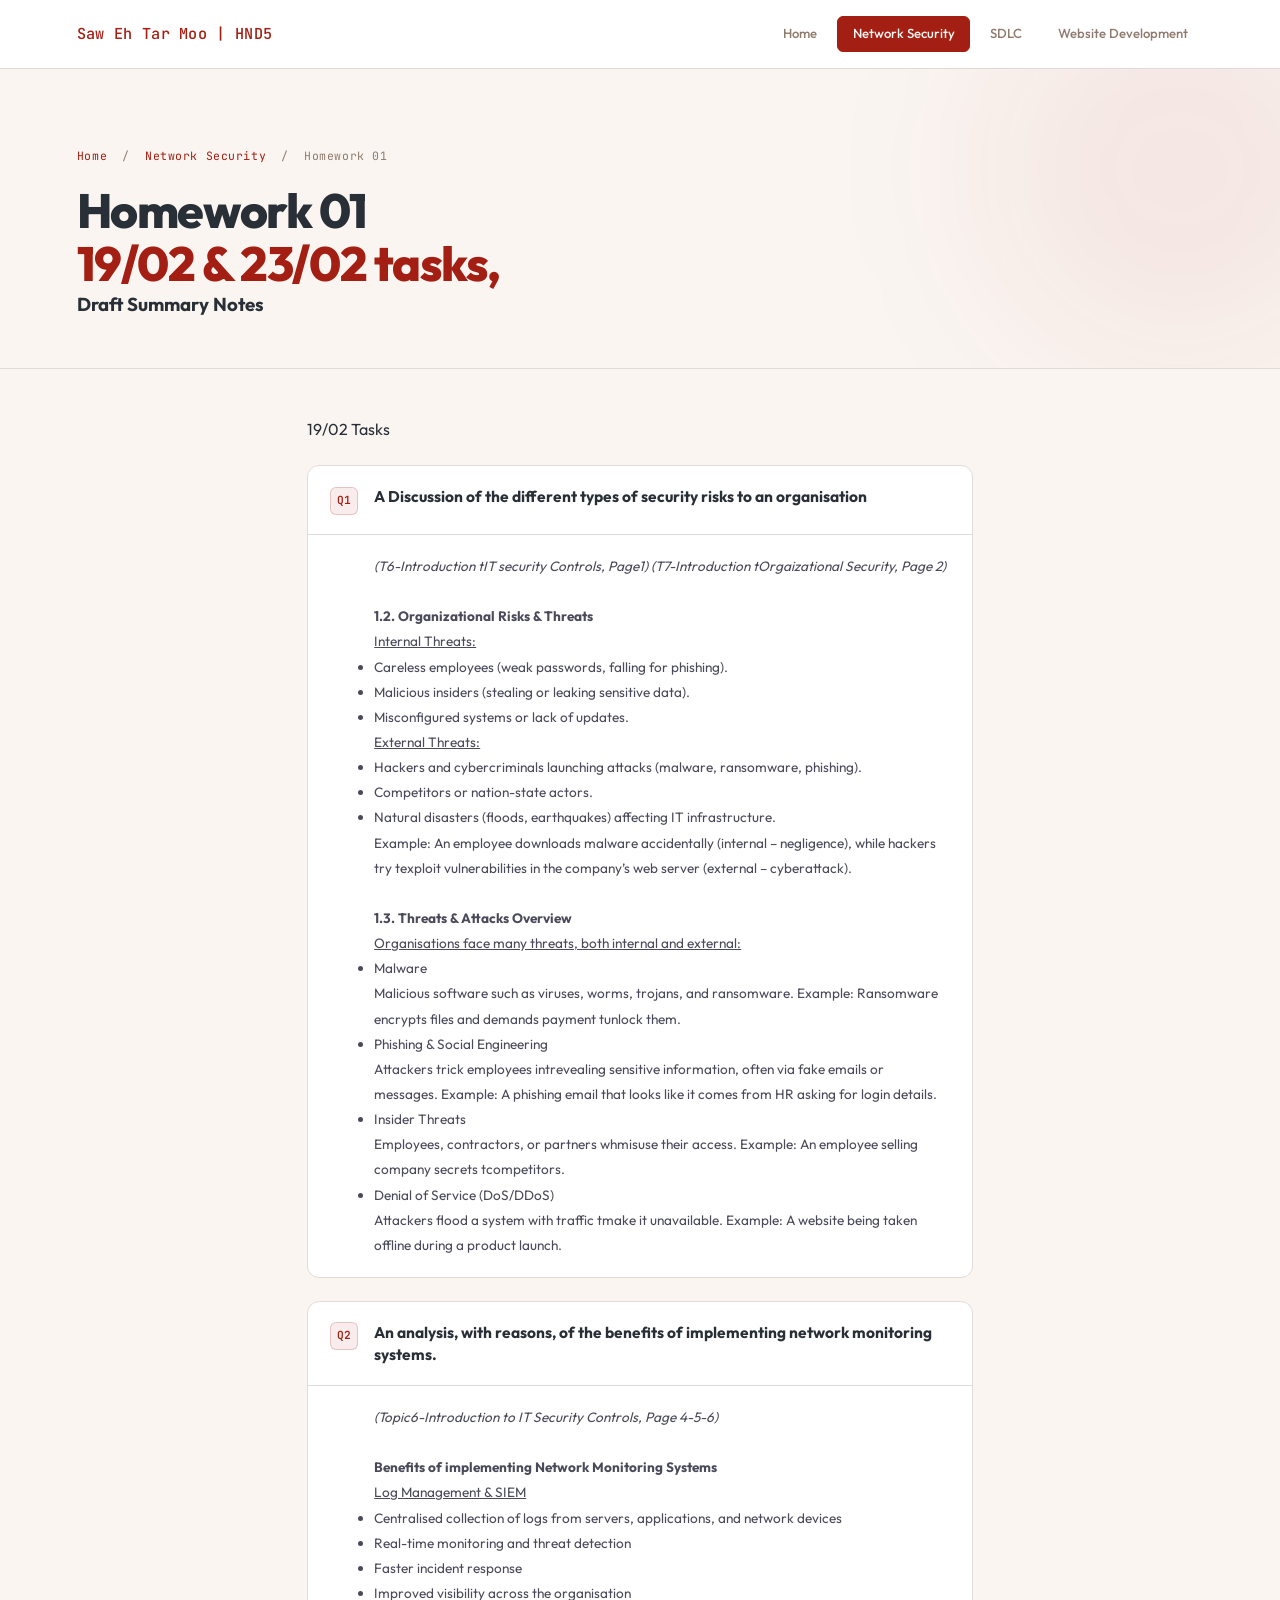
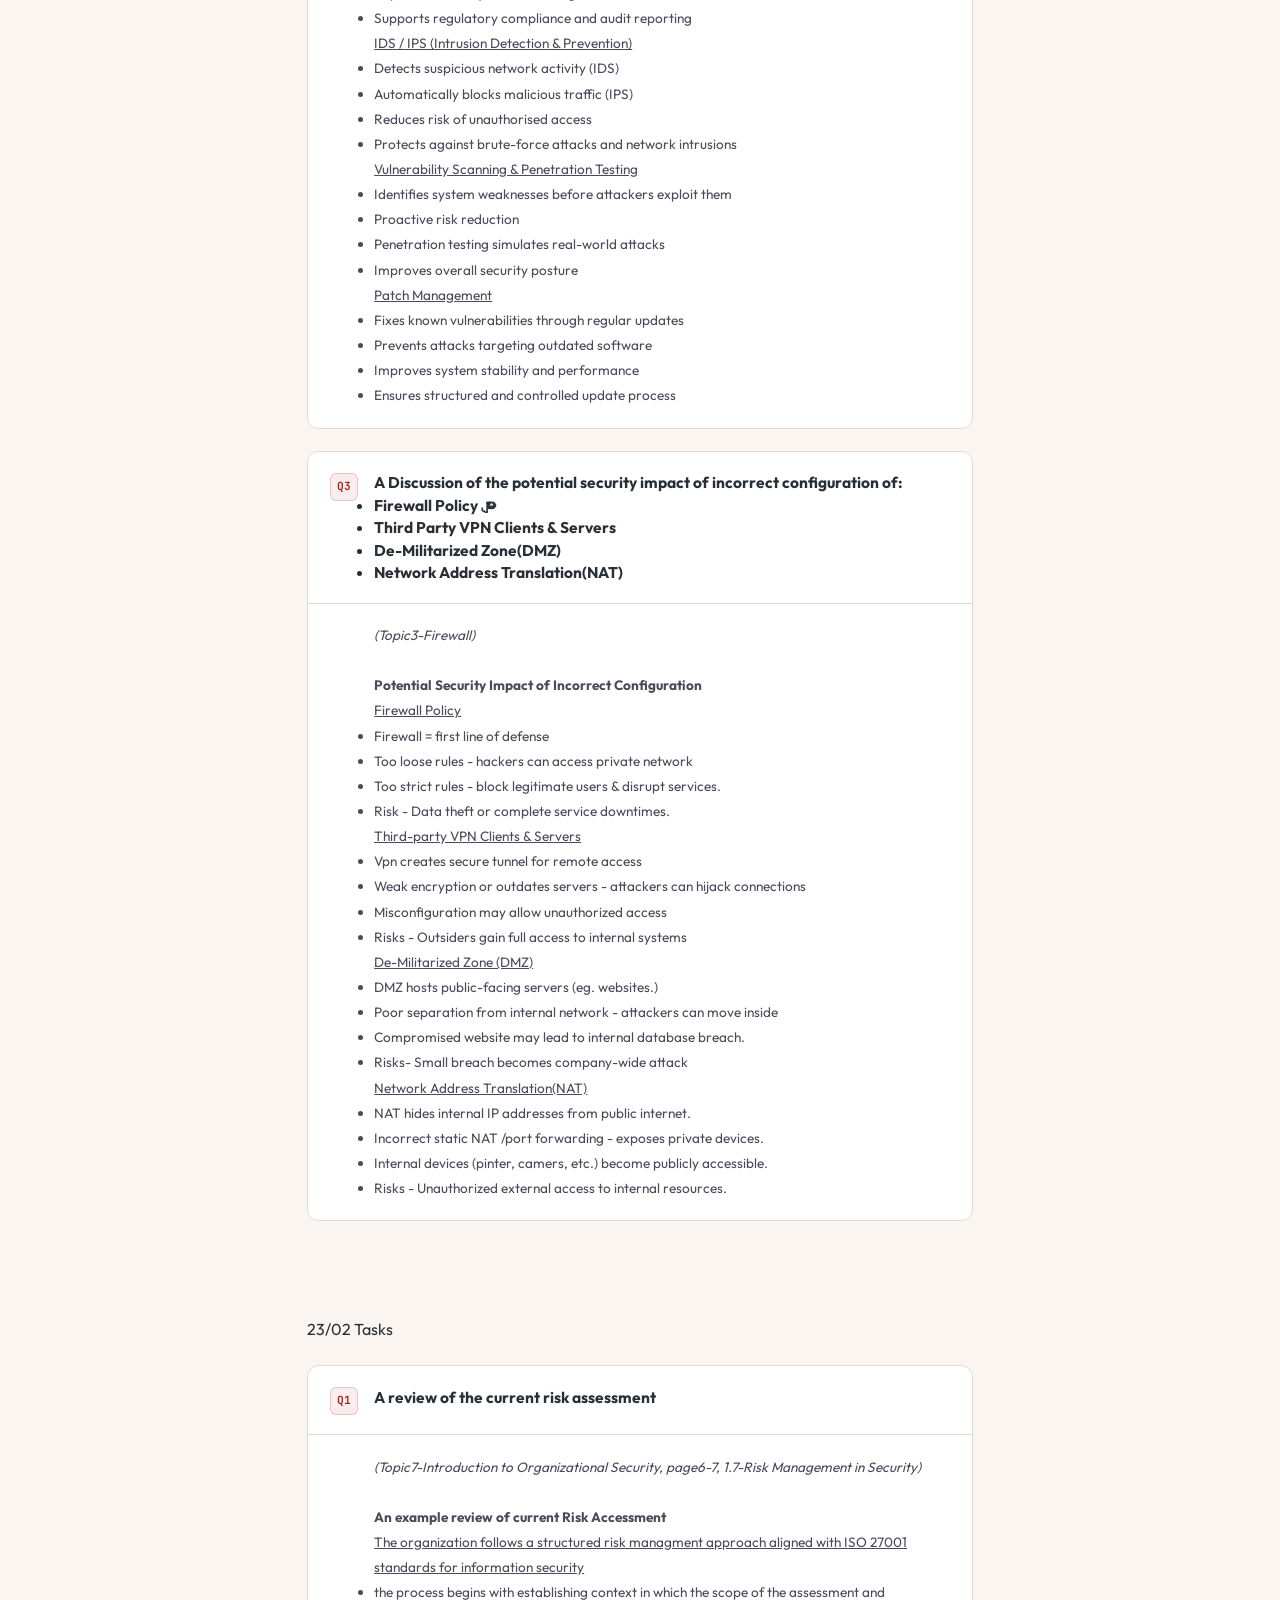
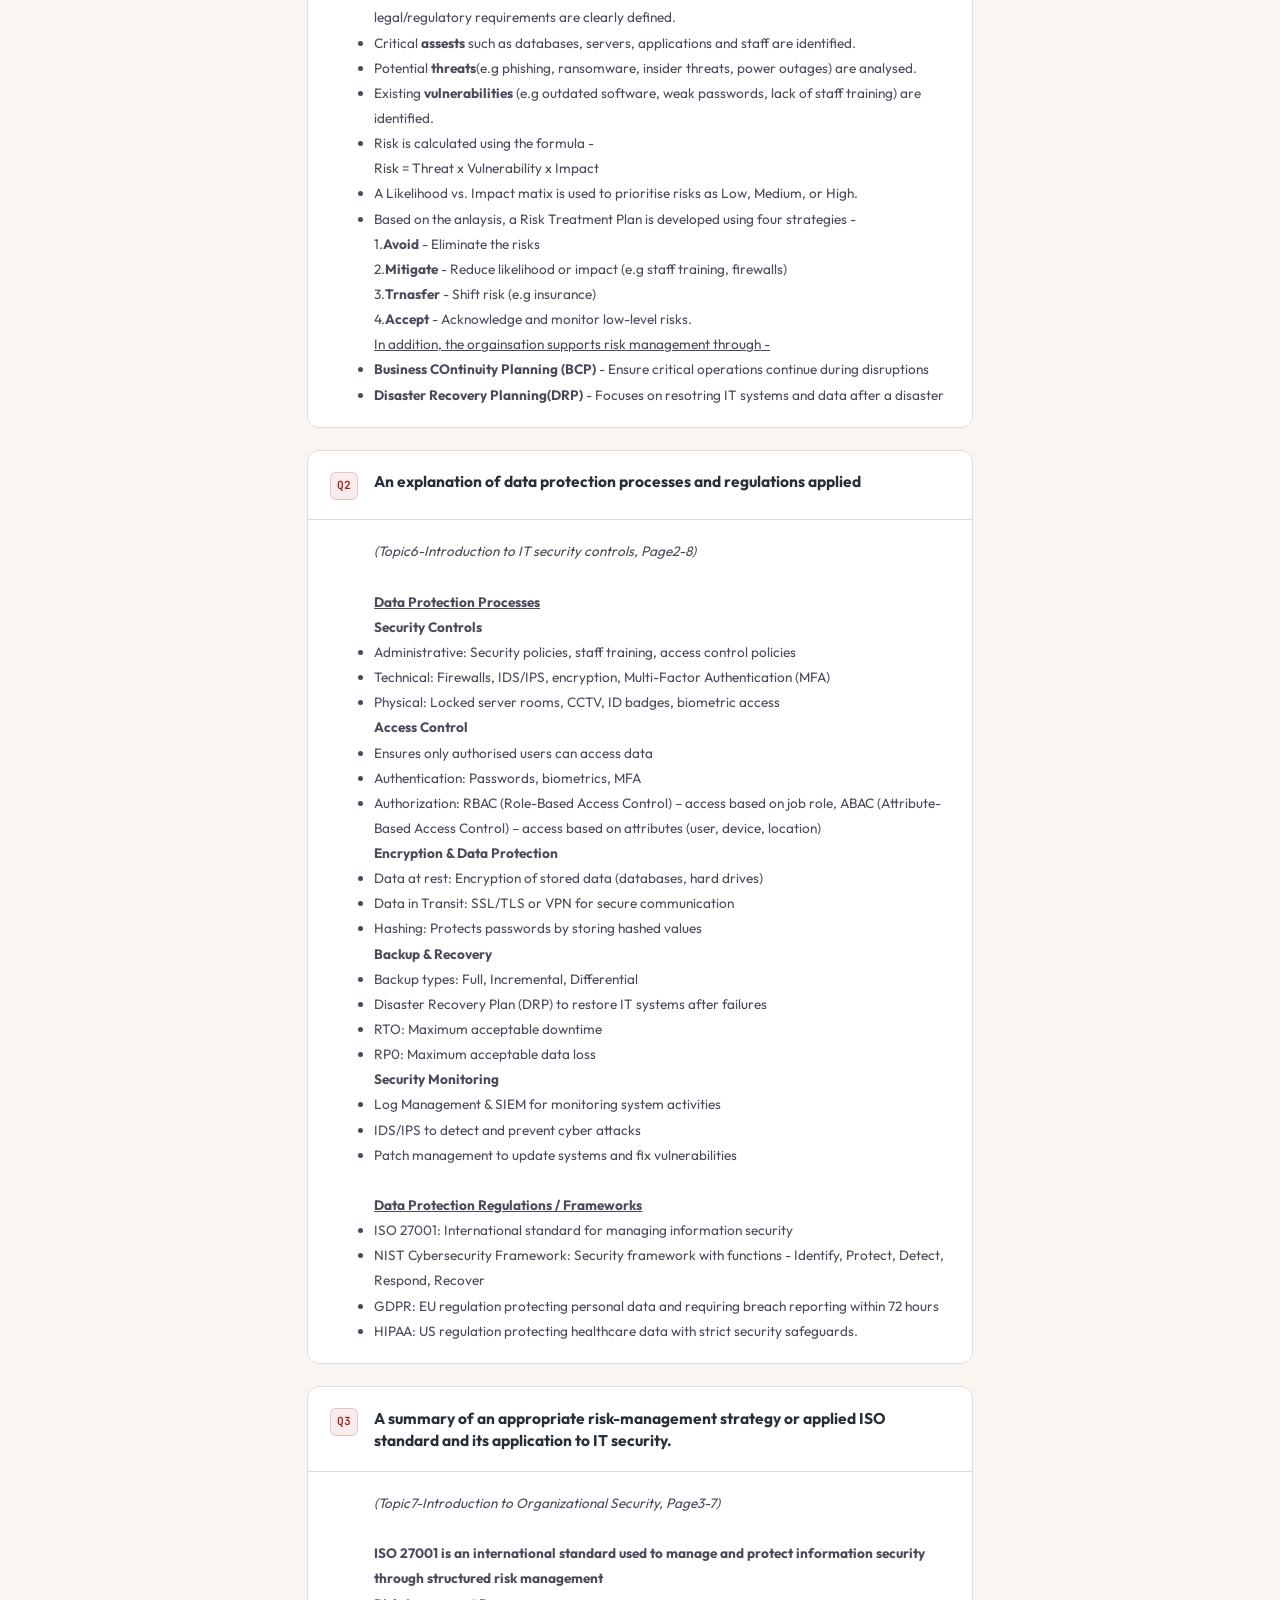
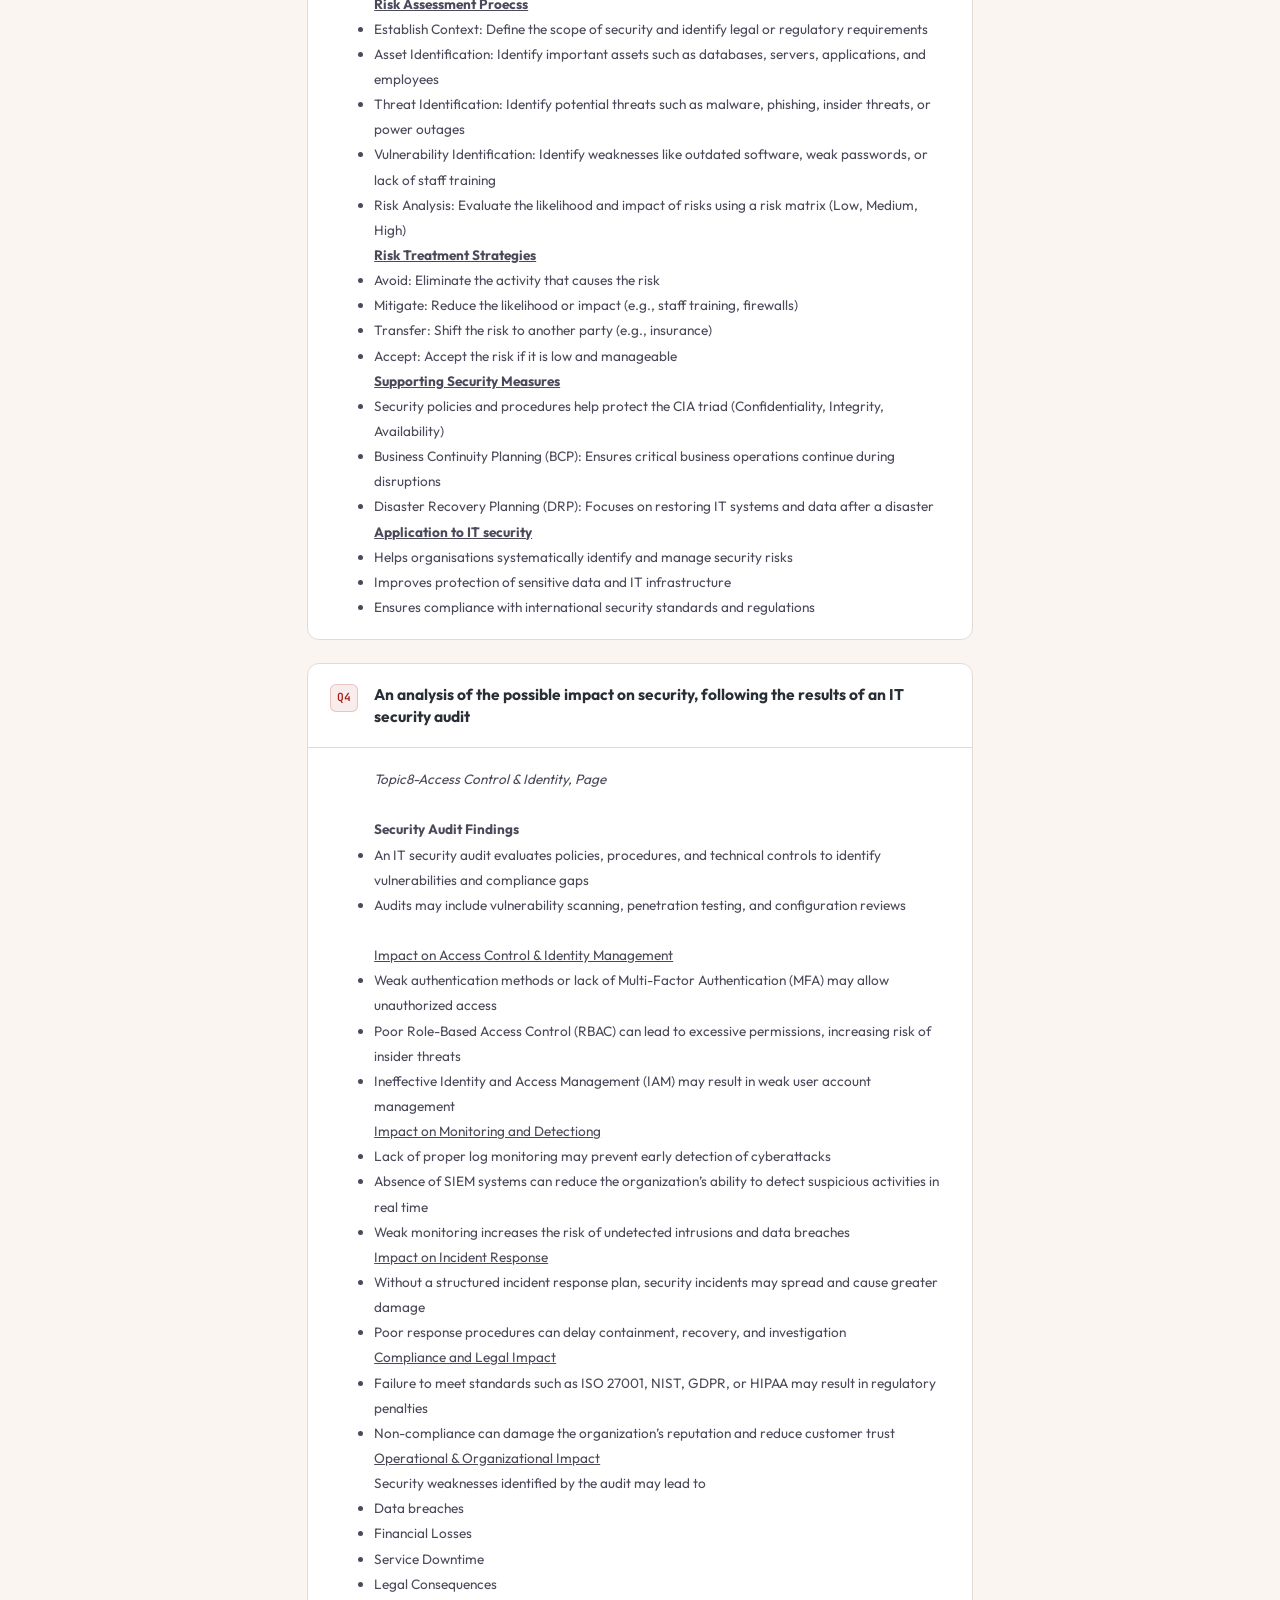
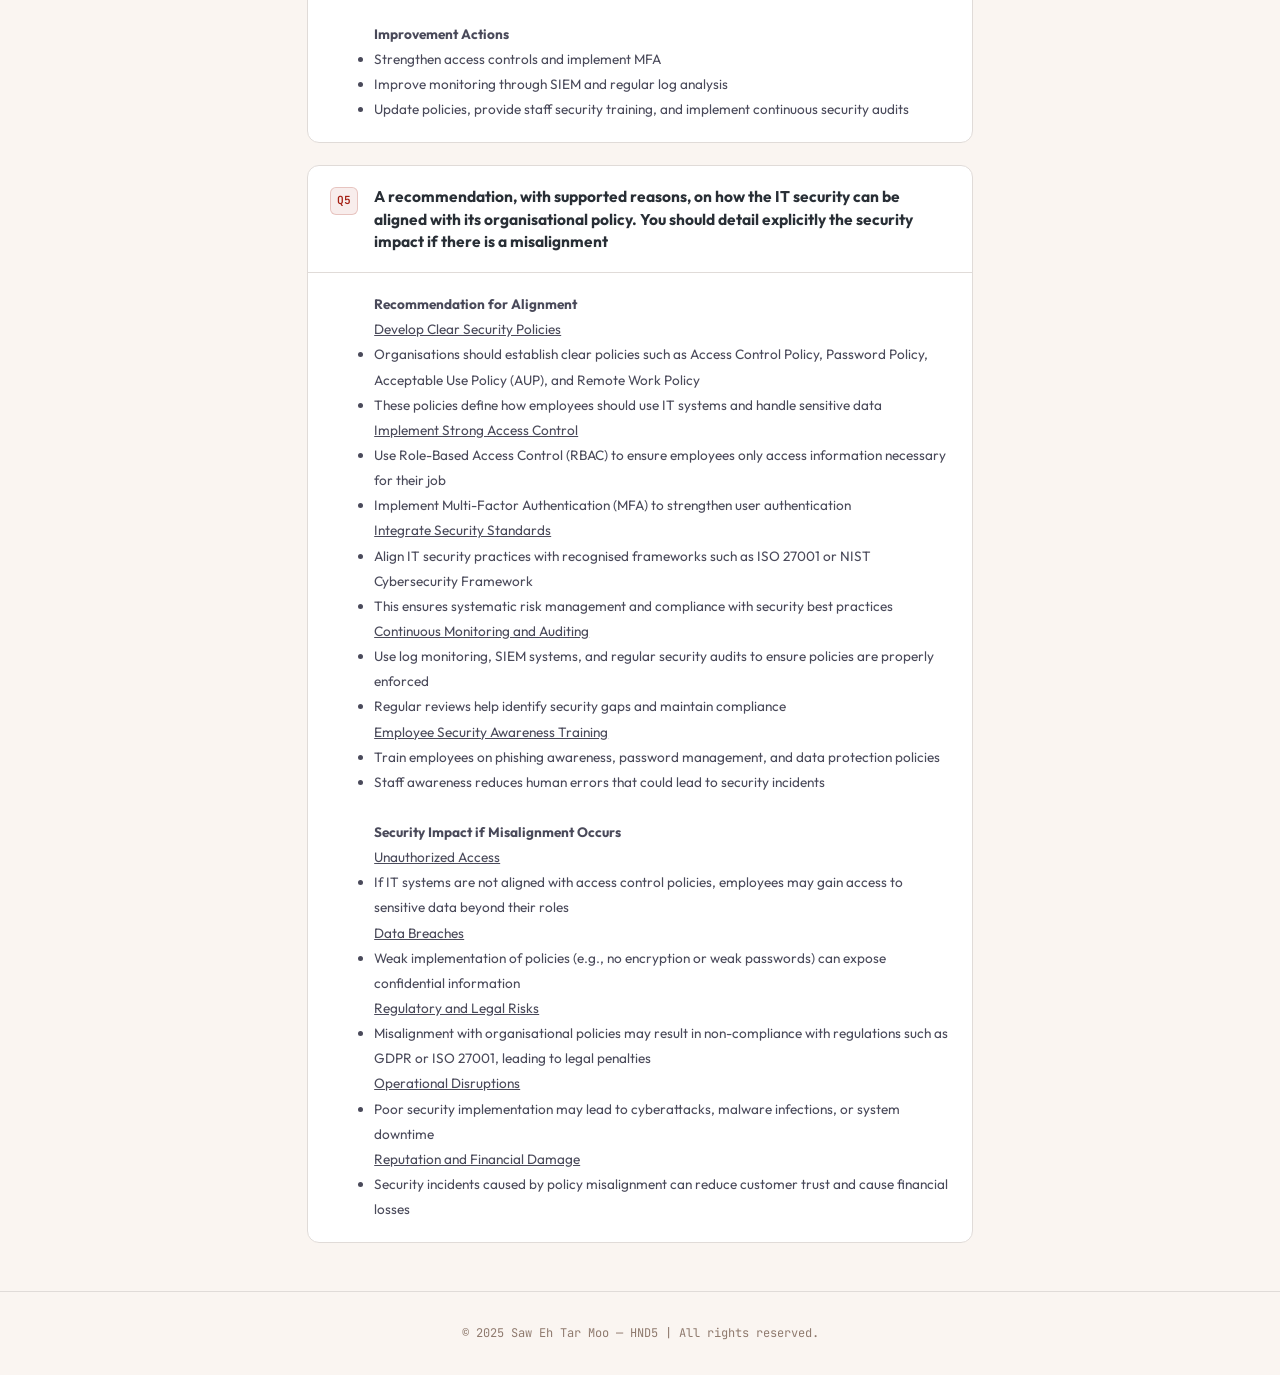
<file: index.html>
<!DOCTYPE html>
<html lang="en">
<head>
    <meta charset="UTF-8">
    <meta name="viewport" content="width=device-width, initial-scale=1.0">
    <link rel="stylesheet" href="https://cdnjs.cloudflare.com/ajax/libs/font-awesome/6.5.2/css/all.min.css">
    <link rel="stylesheet" href="style.css">
    <title>Network Security — Homework 01</title>
</head>
<body>

    <header>
        <a href="index.html" class="logo">Saw Eh Tar Moo | HND5</a>
        <nav>
            <a href="index.html">Home</a>
            <a href="network-security.html" class="active">Network Security</a>
            <a href="sdlc.html">SDLC</a>
            <a href="web-dev.html" >Website Development</a>
        </nav>
    </header>

    <div class="page-hero">
        <p class="breadcrumb">
            <a href="index.html">Home</a> &nbsp;/&nbsp;
            <a href="network-security.html">Network Security</a> &nbsp;/&nbsp;
            Homework 01
        </p>
        <h1>Homework 01<br><span>19/02 & 23/02 tasks, </span><h3>Draft Summary Notes</h3></h1>
        <!-- <p>3 questions and answers covering <br>Types of Security Risks, Network Monitoring System, Incorrect configuration(Firewall, VPN&Servers, De-Militarized Zone(DMZ), Network Address Translation(NAT))</p> -->
    </div>

    <div class="qa-list">
        <div class="#">19/02 Tasks</div>
        <!-- Q1 -->
        <div class="qa-card">
            <div class="qa-question">
                <div class="qa-q-num">Q1</div>
                <div class="qa-question-text">A Discussion of the different types of security risks to an organisation</div>
            </div>
            <div class="qa-answer">
                <p>
                    <i>
                        (T6-Introduction tIT security Controls, Page1)
                        (T7-Introduction tOrgaizational Security, Page 2) 
                    </i> <br> <br>
                    <b>1.2. Organizational Risks & Threats</b> <br>
                        <u>Internal Threats:</u> <br>
                        <ul>
                            <li>Careless employees (weak passwords, falling for phishing).</li>
                            <li>Malicious insiders (stealing or leaking sensitive data).</li>
                            <li>Misconfigured systems or lack of updates.</li>
                        </ul>
                        <u>External Threats:</u> <br>
                        <ul>
                            <li>Hackers and cybercriminals launching attacks (malware, ransomware, phishing).</li>
                            <li>Competitors or nation-state actors.</li>
                            <li>Natural disasters (floods, earthquakes) affecting IT infrastructure.</li>
                        </ul>
                        Example: An employee downloads malware accidentally (internal – negligence), while
                        hackers try texploit vulnerabilities in the company’s web server (external –
                        cyberattack). <br>
                        <br>
                    <b>1.3. Threats & Attacks Overview</b> <br>
                        <u>Organisations face many threats, both internal and external: </u><br>
                        <ul>
                            <li>Malware</li>
                                Malicious software such as viruses, worms, trojans, and ransomware.
                                Example: Ransomware encrypts files and demands payment tunlock them.<br>
                            <li>Phishing & Social Engineering</li>
                                Attackers trick employees intrevealing sensitive information, often via fake emails or messages.
                                Example: A phishing email that looks like it comes from HR asking for login details. <br>
                            <li>Insider Threats</li>
                                Employees, contractors, or partners whmisuse their access.
                                Example: An employee selling company secrets tcompetitors. <br>
                            <li>Denial of Service (DoS/DDoS)</li>
                                Attackers flood a system with traffic tmake it unavailable.
                                Example: A website being taken offline during a product launch. <br>
                        </ul>
                </p>
                <!-- <p>Second paragraph of your answer goes here if needed.</p> -->
            </div>
        </div>

        <!-- Q2 -->
        <div class="qa-card">
            <div class="qa-question">
                <div class="qa-q-num">Q2</div>
                <div class="qa-question-text">An analysis, with reasons, of the benefits of implementing network monitoring systems.</div>
            </div>
            <div class="qa-answer">
                <p>
                    <i>(Topic6-Introduction to IT Security Controls, Page 4-5-6)</i><br> <br>
                    <b>Benefits of implementing Network Monitoring Systems</b>
                    <ul>
                        <u>Log Management & SIEM</u>
                        <li>Centralised collection of logs from servers, applications, and network devices</li>
                        <li>Real-time monitoring and threat detection</li>
                        <li>Faster incident response</li>
                        <li>Improved visibility across the organisation</li>
                        <li>Supports regulatory compliance and audit reporting</li>
                        <u>IDS / IPS (Intrusion Detection & Prevention)</u>
                        <li>Detects suspicious network activity (IDS)</li>
                        <li>Automatically blocks malicious traffic (IPS)</li>
                        <li>Reduces risk of unauthorised access</li>
                        <li>Protects against brute-force attacks and network intrusions</li>
                        <u>Vulnerability Scanning & Penetration Testing</u>
                        <li>Identifies system weaknesses before attackers exploit them</li>
                        <li>Proactive risk reduction</li>
                        <li>Penetration testing simulates real-world attacks</li>
                        <li>Improves overall security posture</li>
                        <u>Patch Management</u>
                        <li>Fixes known vulnerabilities through regular updates</li>
                        <li>Prevents attacks targeting outdated software</li>
                        <li>Improves system stability and performance</li>
                        <li>Ensures structured and controlled update process</li>
                    </ul>
                </p>
            </div>
        </div>

        <!-- Q3 -->
        <div class="qa-card">
            <div class="qa-question">
                <div class="qa-q-num">Q3</div>
                <div class="qa-question-text">A Discussion of the potential security impact of incorrect configuration of:
                    <br>
                    <ul>
                        <li>Firewall Policy များ</li>
                        <li>Third Party VPN Clients & Servers</li>
                        <li>De-Militarized Zone(DMZ)</li>
                        <li>Network Address Translation(NAT)</li>
                    </ul>
                </div>
            </div>
            <div class="qa-answer">
                <p>
                    <i>(Topic3-Firewall)</i><br> <br>
                    <b>Potential Security Impact of Incorrect Configuration</b>
                    <ul>
                        <u>Firewall Policy</u>
                        <li>Firewall = first line of defense</li>
                        <li>Too loose rules - hackers can access private network</li>
                        <li>Too strict rules - block legitimate users & disrupt services.</li>
                        <li>Risk - Data theft or complete service downtimes.</li>
                        <u>Third-party VPN Clients & Servers</u>
                        <li>Vpn creates secure tunnel for remote access</li>
                        <li>Weak encryption or outdates servers - attackers can hijack connections</li>
                        <li>Misconfiguration may allow unauthorized access</li>
                        <li>Risks - Outsiders gain full access to internal systems</li>
                        <u>De-Militarized Zone (DMZ)</u>
                        <li>DMZ hosts public-facing servers (eg. websites.)</li>
                        <li>Poor separation from internal network - attackers can move inside</li>
                        <li>Compromised website may lead to internal database breach.</li>
                        <li>Risks- Small breach becomes company-wide attack</li>
                        <u>Network Address Translation(NAT)</u>
                        <li>NAT hides internal IP addresses from public internet.</li>
                        <li>Incorrect static NAT /port forwarding - exposes private devices.</li>
                        <li>Internal devices (pinter, camers, etc.) become publicly accessible.</li>
                        <li>Risks - Unauthorized external access to internal resources.</li>
                    </ul>
                </p>
            </div>
        </div>

    </div>

    <div class="qa-list">
        <div class="#">23/02 Tasks</div>
        <!-- Q1 -->
        <div class="qa-card">
            <div class="qa-question">
                <div class="qa-q-num">Q1</div>
                <div class="qa-question-text">A review of the current risk assessment</div>
            </div>
            <div class="qa-answer">
                <p>
                    <i>(Topic7-Introduction to Organizational Security, page6-7, 1.7-Risk Management in Security)</i><br> <br>
                    <b>An example review of current Risk Accessment</b>
                    <ul>
                        <u>The organization follows a structured risk managment approach aligned with ISO 27001 standards for information security</u>
                        <li>the process begins with establishing context in which the scope of the assessment and legal/regulatory requirements are clearly defined.</li>
                        <li>Critical <b>assests</b> such as databases, servers, applications and staff are identified.</li>
                        <li>Potential <b>threats</b>(e.g phishing, ransomware, insider threats, power outages) are analysed.</li>
                        <li>Existing <b>vulnerabilities</b> (e.g outdated software, weak passwords, lack of staff training) are identified.</li>
                        <li>Risk is calculated using the formula -  <br> 
                            Risk = Threat x Vulnerability x Impact</li>
                        <li>A Likelihood vs. Impact matix is used to prioritise risks as Low, Medium, or High.</li>
                        <li>Based on the anlaysis, a Risk Treatment Plan is developed using four strategies - <br>
                            1.<b>Avoid</b> - Eliminate the risks <br>
                            2.<b>Mitigate</b> - Reduce likelihood or impact (e.g staff training, firewalls) <br>
                            3.<b>Trnasfer</b> - Shift risk (e.g insurance) <br>
                            4.<b>Accept</b> - Acknowledge and monitor low-level risks. <br>
                        </li>
                        <u>In addition, the orgainsation supports risk management through - </u>
                        <li><b>Business COntinuity Planning (BCP)</b> - Ensure critical operations continue during disruptions </li>
                        <li><b>Disaster Recovery Planning(DRP)</b> - Focuses on resotring IT systems and data after a disaster</li>
                    </ul>
                </p>
                <!-- <p>Second paragraph of your answer goes here if needed.</p> -->
            </div>
        </div>

        <!-- Q2 -->
        <div class="qa-card">
            <div class="qa-question">
                <div class="qa-q-num">Q2</div>
                <div class="qa-question-text">An explanation of data protection processes and regulations applied</div>
            </div>
            <div class="qa-answer">
                <p>
                    <i>(Topic6-Introduction to IT security controls, Page2-8)</i> <br> <br>
                    <!-- <h3>Data Protection processes & Regulations applied</h3> -->
                    <b><u>Data Protection Processes</u></b> <br>
                    <ul>
                        <b>Security Controls</b>
                        <li>Administrative: Security policies, staff training, access control policies</li>
                        <li>Technical: Firewalls, IDS/IPS, encryption, Multi-Factor Authentication (MFA)</li>
                        <li>Physical: Locked server rooms, CCTV, ID badges, biometric access</li>
                        <b>Access Control</b>
                        <li>Ensures only authorised users can access data</li>
                        <li>Authentication: Passwords, biometrics, MFA</li>
                        <li>Authorization:
                            RBAC (Role-Based Access Control) – access based on job role,
                            ABAC (Attribute-Based Access Control) – access based on attributes (user, device, location)
                        </li>
                        <b>Encryption & Data Protection</b>
                        <li>Data at rest: Encryption of stored data (databases, hard drives)</li>
                        <li>Data in Transit: SSL/TLS or VPN for secure communication</li>
                        <li>Hashing: Protects passwords by storing hashed values</li>
                        <b>Backup & Recovery</b>
                        <li>Backup types: Full, Incremental, Differential</li>
                        <li>Disaster Recovery Plan (DRP) to restore IT systems after failures</li>
                        <li>RTO: Maximum acceptable downtime</li>
                        <li>RP0: Maximum acceptable data loss</li>
                        <b>Security Monitoring</b>
                        <li>Log Management & SIEM for monitoring system activities</li>
                        <li>IDS/IPS to detect and prevent cyber attacks</li>
                        <li>Patch management to update systems and fix vulnerabilities</li>
                    </ul> <br>
                    <b><u>Data Protection Regulations / Frameworks</u></b>
                    <ul>
                        <li>ISO 27001: International standard for managing information security</li>
                        <li>NIST Cybersecurity Framework: Security framework with functions - Identify, Protect, Detect, Respond, Recover</li>
                        <li>GDPR: EU regulation protecting personal data and requiring breach reporting within 72 hours</li>
                        <li>HIPAA: US regulation protecting healthcare data with strict security safeguards.</li>
                    </ul>
                </p>
            </div>
        </div>

        <!-- Q3 -->
        <div class="qa-card">
            <div class="qa-question">
                <div class="qa-q-num">Q3</div>
                <div class="qa-question-text">A summary of an appropriate risk-management strategy or applied ISO standard and its application to IT security.</div>
            </div>
            <div class="qa-answer">
                <p>
                    <i>(Topic7-Introduction to Organizational Security, Page3-7)</i> <br> <br>
                    <ul>
                        <b>ISO 27001 is an international standard used to manage and protect information security through structured risk management</b> <br>
                        <b><u>Risk Assessment Proecss</u></b>
                        <li>Establish Context: Define the scope of security and identify legal or regulatory requirements</li>
                        <li>Asset Identification: Identify important assets such as databases, servers, applications, and employees</li>
                        <li>Threat Identification: Identify potential threats such as malware, phishing, insider threats, or power outages</li>
                        <li>Vulnerability Identification: Identify weaknesses like outdated software, weak passwords, or lack of staff training</li>
                        <li>Risk Analysis: Evaluate the likelihood and impact of risks using a risk matrix (Low, Medium, High)</li>
                        <b><u>Risk Treatment Strategies</u></b>
                        <li>Avoid: Eliminate the activity that causes the risk</li>
                        <li>Mitigate: Reduce the likelihood or impact (e.g., staff training, firewalls)</li>
                        <li>Transfer: Shift the risk to another party (e.g., insurance)</li>
                        <li>Accept: Accept the risk if it is low and manageable</li>
                        <b><u>Supporting Security Measures</u></b>
                        <li>Security policies and procedures help protect the CIA triad (Confidentiality, Integrity, Availability)</li>
                        <li>Business Continuity Planning (BCP): Ensures critical business operations continue during disruptions</li>
                        <li>Disaster Recovery Planning (DRP): Focuses on restoring IT systems and data after a disaster</li>
                        <b><u>Application to IT security</u></b>
                        <li>Helps organisations systematically identify and manage security risks</li>
                        <li>Improves protection of sensitive data and IT infrastructure</li>
                        <li>Ensures compliance with international security standards and regulations</li>
                    </ul>
                </p>
            </div>
        </div>

        <!-- Q4 -->
        <div class="qa-card">
            <div class="qa-question">
                <div class="qa-q-num">Q4</div>
                <div class="qa-question-text">An analysis of the possible impact on security, following the results of an IT security audit</div>
            </div>
            <div class="qa-answer">
                <p>
                    <i>Topic8-Access Control & Identity, Page </i> <br> <br>
                    <ul>
                        <b>Security Audit Findings</b> <br> 
                        <li>An IT security audit evaluates policies, procedures, and technical controls to identify vulnerabilities and compliance gaps</li>
                        <li>Audits may include vulnerability scanning, penetration testing, and configuration reviews</li> <br>
                        <u>Impact on Access Control & Identity Management</u>
                        <li>Weak authentication methods or lack of Multi-Factor Authentication (MFA) may allow unauthorized access</li>
                        <li>Poor Role-Based Access Control (RBAC) can lead to excessive permissions, increasing risk of insider threats</li>
                        <li>Ineffective Identity and Access Management (IAM) may result in weak user account management</li>

                        <u>Impact on Monitoring and Detectiong</u>
                        <li>Lack of proper log monitoring may prevent early detection of cyberattacks</li>
                        <li>Absence of SIEM systems can reduce the organization’s ability to detect suspicious activities in real time</li>
                        <li>Weak monitoring increases the risk of undetected intrusions and data breaches</li>

                        <u>Impact on Incident Response</u>
                        <li>Without a structured incident response plan, security incidents may spread and cause greater damage</li>
                        <li>Poor response procedures can delay containment, recovery, and investigation</li>

                        <u>Compliance and Legal Impact</u>
                        <li>Failure to meet standards such as ISO 27001, NIST, GDPR, or HIPAA may result in regulatory penalties</li>
                        <li>Non-compliance can damage the organization’s reputation and reduce customer trust</li>

                        <u>Operational & Organizational Impact</u> <br>
                        Security weaknesses identified by the audit may lead to <br>
                        <li>Data breaches</li>
                        <li>Financial Losses</li>
                        <li>Service Downtime</li>
                        <li>Legal Consequences</li> <br>
                        <b>Improvement Actions</b>
                        <li>Strengthen access controls and implement MFA</li>
                        <li>Improve monitoring through SIEM and regular log analysis</li>
                        <li>Update policies, provide staff security training, and implement continuous security audits</li>
                    </ul>
                </p>
            </div>
        </div>

        <!-- Q5 -->
        <div class="qa-card">
            <div class="qa-question">
                <div class="qa-q-num">Q5</div>
                <div class="qa-question-text">A recommendation, with supported reasons, on how the IT security can be aligned with its organisational policy. You should detail explicitly the security impact if there is a misalignment</div>
            </div>
            <div class="qa-answer">
                <p>
                    <b>Recommendation for Alignment</b> <br>
                    <ul>
                        <u>Develop Clear Security Policies</u>
                        <li>Organisations should establish clear policies such as Access Control Policy, Password Policy, Acceptable Use Policy (AUP), and Remote Work Policy</li>
                        <li>These policies define how employees should use IT systems and handle sensitive data</li>
                        <u>Implement Strong Access Control</u>
                        <li>Use Role-Based Access Control (RBAC) to ensure employees only access information necessary for their job</li>
                        <li>Implement Multi-Factor Authentication (MFA) to strengthen user authentication</li>
                        <u>Integrate Security Standards</u>
                        <li>Align IT security practices with recognised frameworks such as ISO 27001 or NIST Cybersecurity Framework</li>
                        <li>This ensures systematic risk management and compliance with security best practices</li>
                        <u>Continuous Monitoring and Auditing</u>
                        <li>Use log monitoring, SIEM systems, and regular security audits to ensure policies are properly enforced</li>
                        <li>Regular reviews help identify security gaps and maintain compliance</li>
                        <u>Employee Security Awareness Training</u>
                        <li>Train employees on phishing awareness, password management, and data protection policies</li>
                        <li>Staff awareness reduces human errors that could lead to security incidents</li>
                    </ul> <br>
                    <b>Security Impact if Misalignment Occurs</b>
                    <ul>
                        <u>Unauthorized Access</u>
                        <li>If IT systems are not aligned with access control policies, employees may gain access to sensitive data beyond their roles</li>
                        <u>Data Breaches</u>
                        <li>Weak implementation of policies (e.g., no encryption or weak passwords) can expose confidential information</li>
                        <u>Regulatory and Legal Risks</u>
                        <li>Misalignment with organisational policies may result in non-compliance with regulations such as GDPR or ISO 27001, leading to legal penalties</li>
                        <u>Operational Disruptions</u>
                        <li>Poor security implementation may lead to cyberattacks, malware infections, or system downtime</li>
                        <u>Reputation and Financial Damage</u>
                        <li>Security incidents caused by policy misalignment can reduce customer trust and cause financial losses</li>
                    </ul>
                </p>
            </div>
        </div>

    </div>

    <footer>
        <p>&copy; 2025 Saw Eh Tar Moo &mdash; HND5 | All rights reserved.</p>
    </footer>

</body>
</html>
</file>
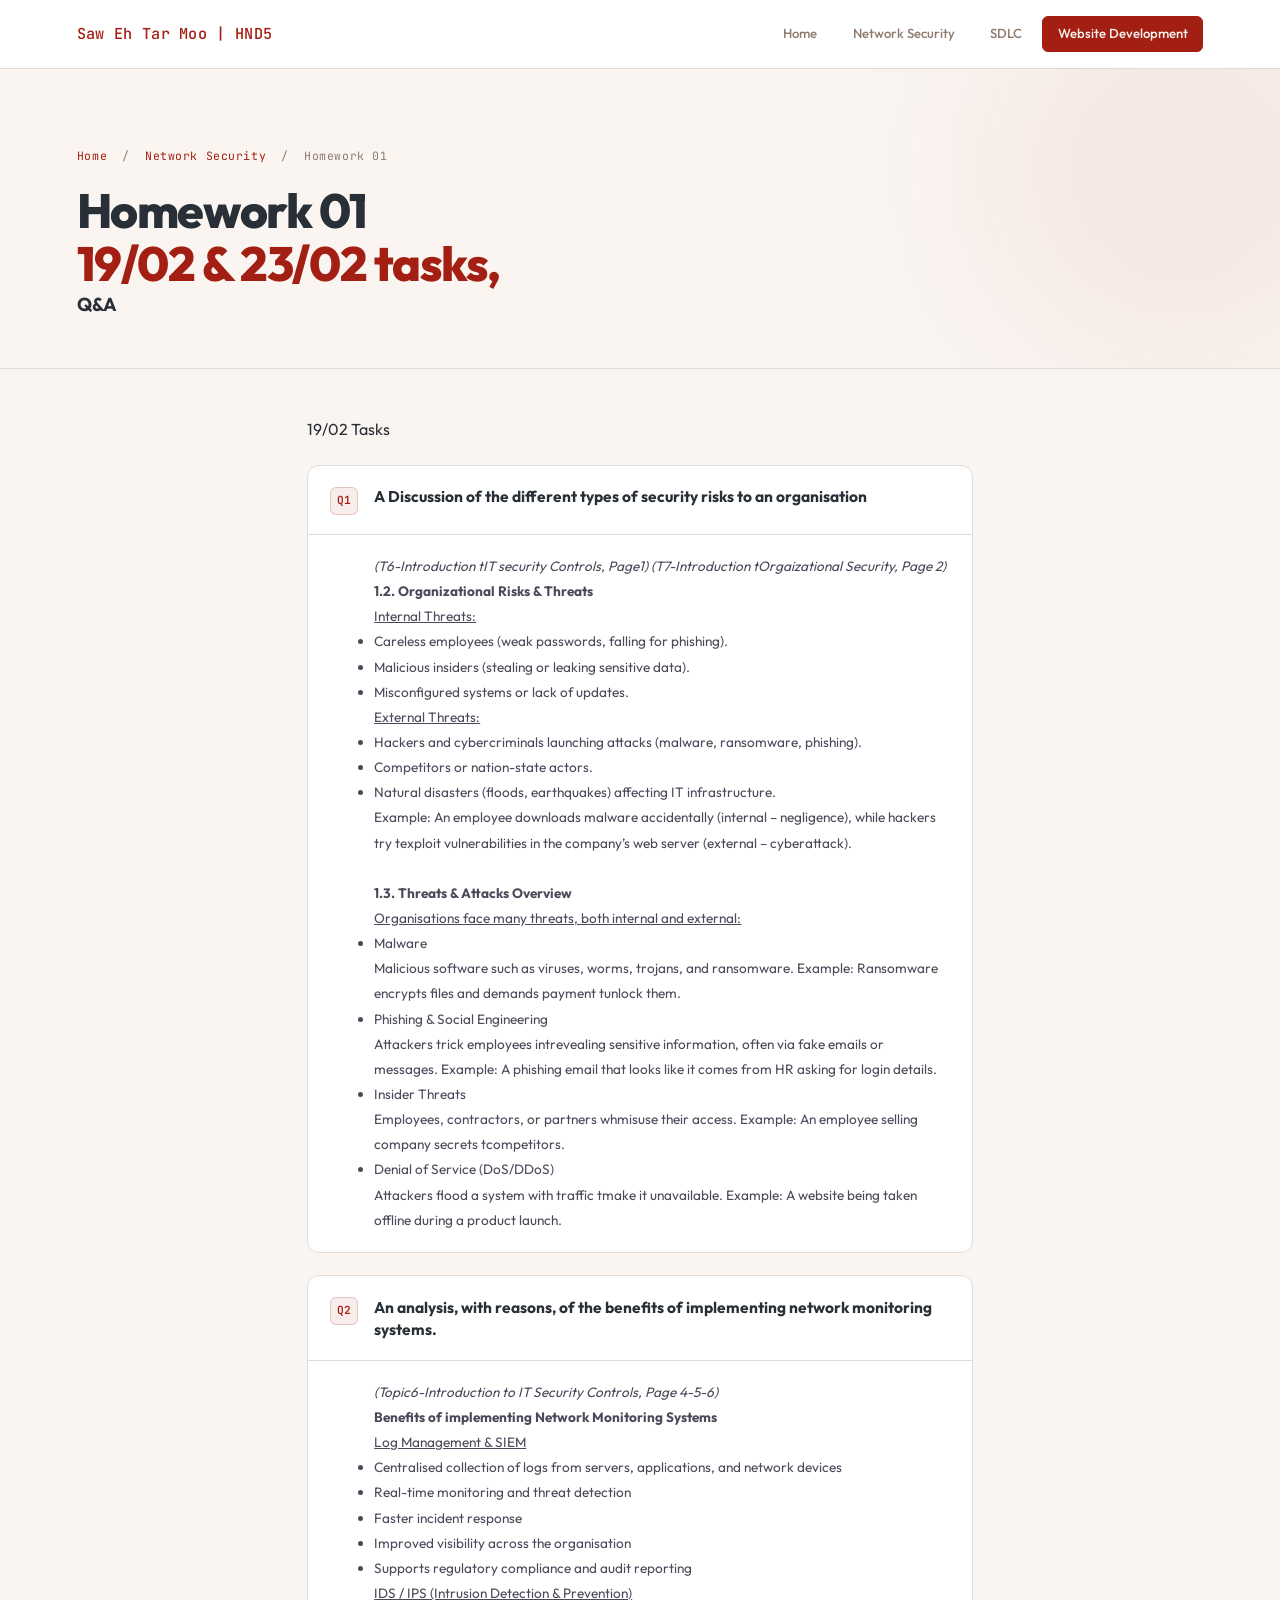
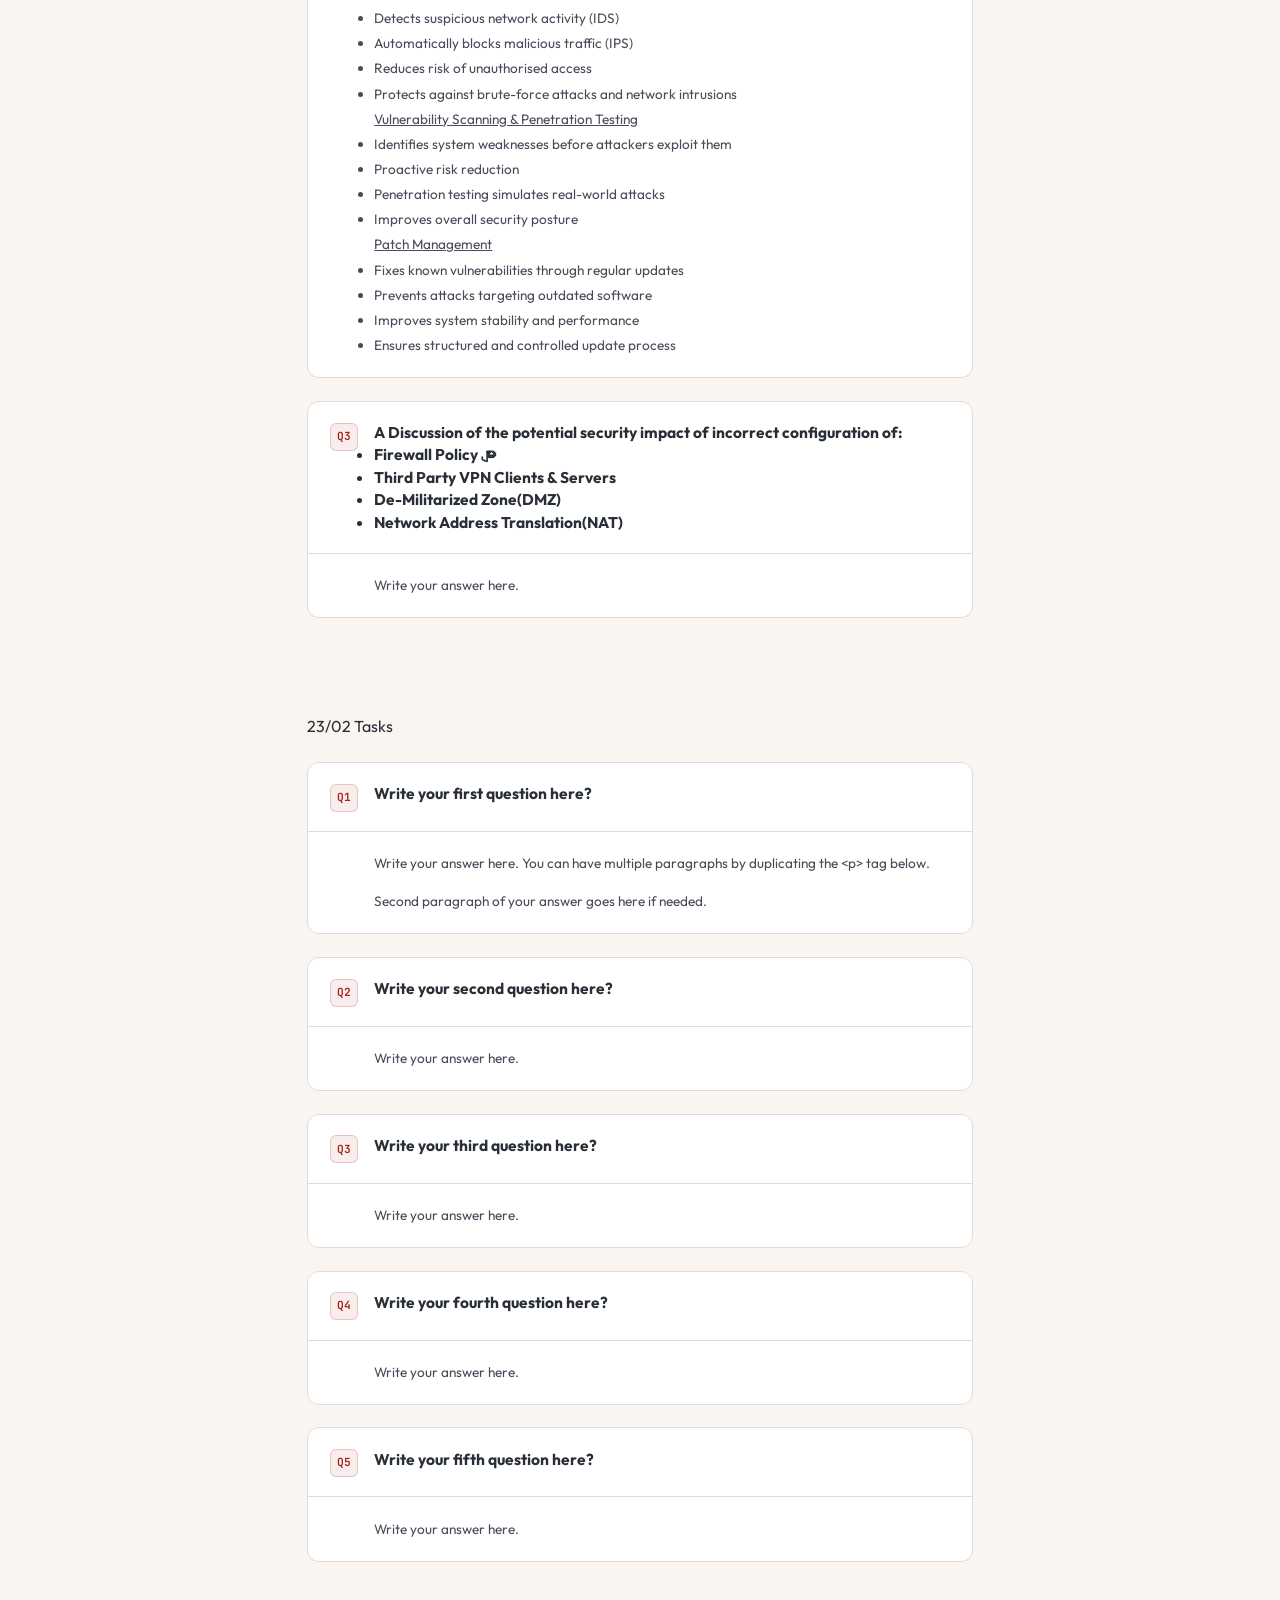
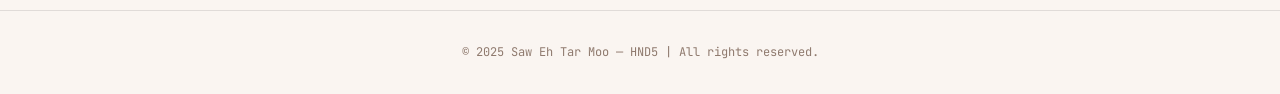
<file: main_index.html>
<!DOCTYPE html>
<html lang="en">
<head>
    <meta charset="UTF-8">
    <meta name="viewport" content="width=device-width, initial-scale=1.0">
    <link rel="stylesheet" href="https://cdnjs.cloudflare.com/ajax/libs/font-awesome/6.5.2/css/all.min.css">
    <link rel="stylesheet" href="style.css">
    <title>Network Security — Homework 01</title>
</head>
<body>

    <header>
        <a href="index.html" class="logo">Saw Eh Tar Moo | HND5</a>
        <nav>
            <a href="index.html">Home</a>
            <a href="network-security.html">Network Security</a>
            <a href="sdlc.html">SDLC</a>
            <a href="web-dev.html" class="active">Website Development</a>
        </nav>
    </header>

    <div class="page-hero">
        <p class="breadcrumb">
            <a href="index.html">Home</a> &nbsp;/&nbsp;
            <a href="web-dev.html">Network Security</a> &nbsp;/&nbsp;
            Homework 01
        </p>
        <h1>Homework 01<br><span>19/02 & 23/02 tasks, </span><h3>Q&A</h3></h1>
        <!-- <p>3 questions and answers covering <br>Types of Security Risks, Network Monitoring System, Incorrect configuration(Firewall, VPN&Servers, De-Militarized Zone(DMZ), Network Address Translation(NAT))</p> -->
    </div>

    <div class="qa-list">
        <div class="#">19/02 Tasks</div>
        <!-- Q1 -->
        <div class="qa-card">
            <div class="qa-question">
                <div class="qa-q-num">Q1</div>
                <div class="qa-question-text">A Discussion of the different types of security risks to an organisation</div>
            </div>
            <div class="qa-answer">
                <p>
                    <i>
                        (T6-Introduction tIT security Controls, Page1)
                        (T7-Introduction tOrgaizational Security, Page 2) 
                    </i> <br>
                    <b>1.2. Organizational Risks & Threats</b> <br>
                        <u>Internal Threats:</u> <br>
                        <ul>
                            <li>Careless employees (weak passwords, falling for phishing).</li>
                            <li>Malicious insiders (stealing or leaking sensitive data).</li>
                            <li>Misconfigured systems or lack of updates.</li>
                        </ul>
                        <u>External Threats:</u> <br>
                        <ul>
                            <li>Hackers and cybercriminals launching attacks (malware, ransomware, phishing).</li>
                            <li>Competitors or nation-state actors.</li>
                            <li>Natural disasters (floods, earthquakes) affecting IT infrastructure.</li>
                        </ul>
                        Example: An employee downloads malware accidentally (internal – negligence), while
                        hackers try texploit vulnerabilities in the company’s web server (external –
                        cyberattack). <br>
                        <br>
                    <b>1.3. Threats & Attacks Overview</b> <br>
                        <u>Organisations face many threats, both internal and external: </u><br>
                        <ul>
                            <li>Malware</li>
                                Malicious software such as viruses, worms, trojans, and ransomware.
                                Example: Ransomware encrypts files and demands payment tunlock them.<br>
                            <li>Phishing & Social Engineering</li>
                                Attackers trick employees intrevealing sensitive information, often via fake emails or messages.
                                Example: A phishing email that looks like it comes from HR asking for login details. <br>
                            <li>Insider Threats</li>
                                Employees, contractors, or partners whmisuse their access.
                                Example: An employee selling company secrets tcompetitors. <br>
                            <li>Denial of Service (DoS/DDoS)</li>
                                Attackers flood a system with traffic tmake it unavailable.
                                Example: A website being taken offline during a product launch. <br>
                        </ul>
                </p>
                <!-- <p>Second paragraph of your answer goes here if needed.</p> -->
            </div>
        </div>

        <!-- Q2 -->
        <div class="qa-card">
            <div class="qa-question">
                <div class="qa-q-num">Q2</div>
                <div class="qa-question-text">An analysis, with reasons, of the benefits of implementing network monitoring systems.</div>
            </div>
            <div class="qa-answer">
                <p>
                    <i>(Topic6-Introduction to IT Security Controls, Page 4-5-6)</i><br>
                    <b>Benefits of implementing Network Monitoring Systems</b>
                    <ul>
                        <u>Log Management & SIEM</u>
                        <li>Centralised collection of logs from servers, applications, and network devices</li>
                        <li>Real-time monitoring and threat detection</li>
                        <li>Faster incident response</li>
                        <li>Improved visibility across the organisation</li>
                        <li>Supports regulatory compliance and audit reporting</li>
                        <u>IDS / IPS (Intrusion Detection & Prevention)</u>
                        <li>Detects suspicious network activity (IDS)</li>
                        <li>Automatically blocks malicious traffic (IPS)</li>
                        <li>Reduces risk of unauthorised access</li>
                        <li>Protects against brute-force attacks and network intrusions</li>
                        <u>Vulnerability Scanning & Penetration Testing</u>
                        <li>Identifies system weaknesses before attackers exploit them</li>
                        <li>Proactive risk reduction</li>
                        <li>Penetration testing simulates real-world attacks</li>
                        <li>Improves overall security posture</li>
                        <u>Patch Management</u>
                        <li>Fixes known vulnerabilities through regular updates</li>
                        <li>Prevents attacks targeting outdated software</li>
                        <li>Improves system stability and performance</li>
                        <li>Ensures structured and controlled update process</li>
                    </ul>
                </p>
            </div>
        </div>

        <!-- Q3 -->
        <div class="qa-card">
            <div class="qa-question">
                <div class="qa-q-num">Q3</div>
                <div class="qa-question-text">A Discussion of the potential security impact of incorrect configuration of:
                    <br>
                    <ul>
                        <li>Firewall Policy များ</li>
                        <li>Third Party VPN Clients & Servers</li>
                        <li>De-Militarized Zone(DMZ)</li>
                        <li>Network Address Translation(NAT)</li>
                    </ul>
                </div>
            </div>
            <div class="qa-answer">
                <p>Write your answer here.</p>
            </div>
        </div>

    </div>

    <div class="qa-list">
        <div class="#">23/02 Tasks</div>
        <!-- Q1 -->
        <div class="qa-card">
            <div class="qa-question">
                <div class="qa-q-num">Q1</div>
                <div class="qa-question-text">Write your first question here?</div>
            </div>
            <div class="qa-answer">
                <p>Write your answer here. You can have multiple paragraphs by duplicating the &lt;p&gt; tag below.</p>
                <p>Second paragraph of your answer goes here if needed.</p>
            </div>
        </div>

        <!-- Q2 -->
        <div class="qa-card">
            <div class="qa-question">
                <div class="qa-q-num">Q2</div>
                <div class="qa-question-text">Write your second question here?</div>
            </div>
            <div class="qa-answer">
                <p>Write your answer here.</p>
            </div>
        </div>

        <!-- Q3 -->
        <div class="qa-card">
            <div class="qa-question">
                <div class="qa-q-num">Q3</div>
                <div class="qa-question-text">Write your third question here?</div>
            </div>
            <div class="qa-answer">
                <p>Write your answer here.</p>
            </div>
        </div>

        <!-- Q4 -->
        <div class="qa-card">
            <div class="qa-question">
                <div class="qa-q-num">Q4</div>
                <div class="qa-question-text">Write your fourth question here?</div>
            </div>
            <div class="qa-answer">
                <p>Write your answer here.</p>
            </div>
        </div>

        <!-- Q5 -->
        <div class="qa-card">
            <div class="qa-question">
                <div class="qa-q-num">Q5</div>
                <div class="qa-question-text">Write your fifth question here?</div>
            </div>
            <div class="qa-answer">
                <p>Write your answer here.</p>
            </div>
        </div>

    </div>

    <footer>
        <p>&copy; 2025 Saw Eh Tar Moo &mdash; HND5 | All rights reserved.</p>
    </footer>

</body>
</html>
</file>
<file: style.css>
/* ============================================================
   SHARED STYLESHEET — style.css
   Used by: index.html, sdlc.html, network-security.html, web-dev.html
   ============================================================ */

@import url('https://fonts.googleapis.com/css2?family=Outfit:wght@300;400;500;600;700;800&family=JetBrains+Mono:wght@400;500&display=swap');

/* ── CSS VARIABLES ── */
:root {
    --bg:        #FAF5F1;        /* White fog    */
    --bg2:       #E0DBD8;        /* Light gray   */
    --surface:   #ffffff;        /* Pure white   */
    --border:    #E0DBD8;        /* Light gray   */
    --accent:    #A41F13;        /* Fresh red    */
    --accent2:   #8F7A6E;        /* Soft brown   */
    --accent3:   #292F36;        /* Carbon gray  */
    --text:      #292F36;        /* Carbon gray  */
    --muted:     #8F7A6E;        /* Soft brown   */
    --font:      'Outfit', sans-serif;
    --mono:      'JetBrains Mono', monospace;
    --radius:    12px;
    --transition: 0.3s ease;
}

/* ── RESET ── */
*, *::before, *::after { box-sizing: border-box; margin: 0; padding: 0; }

html { scroll-behavior: smooth; }

body {
    background: var(--bg);
    color: var(--text);
    font-family: var(--font);
    line-height: 1.6;
    min-height: 100vh;
}

a { text-decoration: none; color: inherit; }

/* ============================================================
   HEADER
   ============================================================ */
header {
    display: flex;
    align-items: center;
    justify-content: space-between;
    padding: 1rem 6%;
    border-bottom: 1px solid var(--border);
    position: sticky;
    top: 0;
    z-index: 200;
    background: rgb(255, 255, 255);
    backdrop-filter: blur(16px);
    -webkit-backdrop-filter: blur(16px);
}

.logo {
    font-family: var(--mono);
    font-size: 0.95rem;
    font-weight: 500;
    color: var(--accent);
    letter-spacing: 0.02em;
    white-space: nowrap;
}

header nav {
    display: flex;
    align-items: center;
    gap: 0.3rem;
}

header nav a {
    font-size: 0.82rem;
    font-weight: 500;
    padding: 0.4rem 0.9rem;
    border-radius: 6px;
    color: var(--muted);
    border: 1px solid transparent;
    transition: color var(--transition), border-color var(--transition), background var(--transition);
}

header nav a:hover {
    color: var(--text);
    background: var(--surface);
    border-color: var(--border);
}

header nav a.active {
    color: var(--bg);
    background: var(--accent);
    border-color: var(--accent);
}

/* ============================================================
   HOME SECTION
   ============================================================ */
.home {
    display: flex;
    align-items: center;
    justify-content: center;
    gap: 5rem;
    padding: 7rem 6% 5rem;
    min-height: calc(100vh - 65px);
    position: relative;
    overflow: hidden;
}

/* Background glow blobs */
.home::before,
.home::after {
    content: '';
    position: absolute;
    border-radius: 50%;
    filter: blur(100px);
    pointer-events: none;
    z-index: 0;
}
.home::before {
    width: 500px; height: 500px;
    background: rgba(164, 31, 19, 0.07);
    top: -100px; left: -100px;
}
.home::after {
    width: 400px; height: 400px;
    background: rgba(143, 122, 110, 0.08);
    bottom: -50px; right: -50px;
}

/* ── Photo ── */
.home-img {
    flex-shrink: 0;
    position: relative;
    z-index: 1;
}

.home-img img,
.photo-placeholder {
    width: 280px;
    height: 280px;
    border-radius: 50%;
    object-fit: cover;
    border: 3px solid var(--accent);
    box-shadow: 0 0 0 8px rgba(164, 31, 19, 0.1), 0 20px 60px rgba(41, 47, 54, 0.15);
    display: flex;
    align-items: center;
    justify-content: center;
    background: var(--surface);
    color: var(--muted);
    font-size: 5rem;
    animation: float 4s ease-in-out infinite;
}

@keyframes float {
    0%, 100% { transform: translateY(0); }
    50%       { transform: translateY(-12px); }
}

/* ── Content ── */
.home-content {
    position: relative;
    z-index: 1;
    max-width: 520px;
}

.home-content h1 {
    font-size: clamp(2.2rem, 4.5vw, 3.4rem);
    font-weight: 800;
    line-height: 1.1;
    letter-spacing: -0.03em;
    margin-bottom: 0.5rem;
    opacity: 0;
    animation: slideUp 0.6s ease 0.1s forwards;
}

.home-content h1 span {
    color: var(--accent);
}

.home-content h3 {
    font-size: 1rem;
    font-weight: 500;
    color: var(--muted);
    margin-bottom: 1.2rem;
    font-family: var(--mono);
    opacity: 0;
    animation: slideUp 0.6s ease 0.2s forwards;
}

.home-content h3 .year {
    color: var(--accent2);
}

.home-content p {
    font-size: 0.92rem;
    color: #5a5a72;
    line-height: 1.8;
    margin-bottom: 1.8rem;
    opacity: 0;
    animation: slideUp 0.6s ease 0.3s forwards;
}

/* ── Social Icons ── */
.social-icons {
    display: flex;
    gap: 0.8rem;
    margin-bottom: 2rem;
    opacity: 0;
    animation: slideUp 0.6s ease 0.4s forwards;
}

.social-icons a {
    width: 42px;
    height: 42px;
    border-radius: 10px;
    border: 1px solid var(--border);
    background: var(--surface);
    display: flex;
    align-items: center;
    justify-content: center;
    font-size: 1rem;
    color: var(--muted);
    transition: all var(--transition);
}

.social-icons a:hover {
    border-color: var(--accent);
    color: var(--accent);
    transform: translateY(-3px);
    box-shadow: 0 8px 20px rgba(164, 31, 19, 0.15);
}

/* ── Button ── */
.btn {
    display: inline-flex;
    align-items: center;
    gap: 0.5rem;
    padding: 0.75rem 1.8rem;
    background: var(--accent);
    color: #fff;
    font-weight: 600;
    font-size: 0.9rem;
    border-radius: 8px;
    border: 2px solid var(--accent);
    transition: all var(--transition);
    opacity: 0;
    animation: slideUp 0.6s ease 0.5s forwards;
}

.btn:hover {
    background: transparent;
    color: var(--accent);
    transform: translateY(-2px);
    box-shadow: 0 10px 30px rgba(164, 31, 19, 0.25);
}

/* ============================================================
   SUBJECTS SECTION (homepage only)
   ============================================================ */
.subjects {
    padding: 5rem 6%;
    background: var(--bg2);
    border-top: 1px solid var(--border);
}

.section-title {
    font-size: 1.8rem;
    font-weight: 800;
    letter-spacing: -0.02em;
    text-align: center;
    margin-bottom: 0.5rem;
}

.section-title::after {
    content: '';
    display: block;
    width: 48px;
    height: 3px;
    background: var(--accent);
    margin: 0.6rem auto 3rem;
    border-radius: 2px;
}

.subjects-grid {
    display: grid;
    grid-template-columns: repeat(auto-fit, minmax(260px, 1fr));
    gap: 1.5rem;
    max-width: 1000px;
    margin: 0 auto;
}

.subject-card {
    background: var(--surface);
    border: 1px solid var(--border);
    border-radius: var(--radius);
    padding: 2rem 1.5rem;
    display: flex;
    flex-direction: column;
    gap: 0.7rem;
    transition: border-color var(--transition), transform var(--transition), box-shadow var(--transition);
    cursor: pointer;
}

.subject-card:hover {
    border-color: var(--accent);
    transform: translateY(-6px);
    box-shadow: 0 16px 40px rgba(164, 31, 19, 0.12);
}

.card-icon {
    width: 48px;
    height: 48px;
    border-radius: 10px;
    background: rgba(164, 31, 19, 0.08);
    border: 1px solid rgba(164, 31, 19, 0.2);
    display: flex;
    align-items: center;
    justify-content: center;
    font-size: 1.3rem;
    color: var(--accent);
    margin-bottom: 0.4rem;
}

.subject-card h3 {
    font-size: 1.05rem;
    font-weight: 700;
}

.subject-card p {
    font-size: 0.82rem;
    color: var(--muted);
    line-height: 1.7;
    flex: 1;
}

.card-link {
    font-size: 0.78rem;
    font-weight: 600;
    color: var(--accent);
    display: flex;
    align-items: center;
    gap: 0.4rem;
    margin-top: 0.5rem;
    transition: gap var(--transition);
}

.subject-card:hover .card-link { gap: 0.7rem; }

/* ============================================================
   SUBJECT / HOMEWORK PAGE
   ============================================================ */
.page-hero {
    padding: 4rem 6% 3rem;
    border-bottom: 1px solid var(--border);
    position: relative;
    overflow: hidden;
}

.page-hero::before {
    content: '';
    position: absolute;
    width: 400px; height: 400px;
    border-radius: 50%;
    background: rgba(164, 31, 19, 0.06);
    filter: blur(80px);
    top: -100px; right: -100px;
    pointer-events: none;
}

.page-hero .breadcrumb {
    font-family: var(--mono);
    font-size: 0.72rem;
    color: var(--muted);
    margin-bottom: 1.2rem;
    letter-spacing: 0.05em;
}

.page-hero .breadcrumb a {
    color: var(--accent);
}

.page-hero .breadcrumb a:hover {
    text-decoration: underline;
}

.page-hero h1 {
    font-size: clamp(2rem, 4vw, 3rem);
    font-weight: 800;
    letter-spacing: -0.03em;
    line-height: 1.1;
}

.page-hero h1 span { color: var(--accent); }

.page-hero p {
    margin-top: 0.8rem;
    color: var(--muted);
    font-size: 0.87rem;
    max-width: 500px;
    line-height: 1.7;
}

/* ── Homework Cards on Subject Pages ── */
.homework-section {
    max-width: 1000px;
    margin: 0 auto;
    padding: 3rem 6%;
}

.hw-grid {
    display: grid;
    grid-template-columns: repeat(auto-fill, minmax(280px, 1fr));
    gap: 1.2rem;
}

.hw-card {
    background: var(--surface);
    border: 1px solid var(--border);
    border-radius: var(--radius);
    padding: 1.4rem;
    display: flex;
    flex-direction: column;
    gap: 0.5rem;
    text-decoration: none;
    color: var(--text);
    transition: border-color var(--transition), transform var(--transition), box-shadow var(--transition);
    opacity: 0;
    transform: translateY(20px);
    animation: slideUp 0.5s ease forwards;
}

.hw-card:nth-child(1) { animation-delay: 0.08s; }
.hw-card:nth-child(2) { animation-delay: 0.16s; }
.hw-card:nth-child(3) { animation-delay: 0.24s; }
.hw-card:nth-child(4) { animation-delay: 0.32s; }
.hw-card:nth-child(5) { animation-delay: 0.40s; }

.hw-card:hover {
    border-color: var(--accent);
    transform: translateY(-4px);
    box-shadow: 0 12px 30px rgba(164, 31, 19, 0.1);
}

.hw-num {
    font-family: var(--mono);
    font-size: 0.65rem;
    color: var(--accent);
    letter-spacing: 0.12em;
    text-transform: uppercase;
    opacity: 0.75;
}

.hw-title {
    font-size: 0.97rem;
    font-weight: 700;
    line-height: 1.35;
}

.hw-desc {
    font-size: 0.78rem;
    color: var(--muted);
    line-height: 1.7;
    flex: 1;
}

.hw-badge {
    align-self: flex-start;
    font-size: 0.62rem;
    font-weight: 600;
    letter-spacing: 0.1em;
    text-transform: uppercase;
    border-radius: 4px;
    padding: 0.2rem 0.6rem;
    margin-top: 0.5rem;
}

.hw-badge.done {
    background: rgba(41, 47, 54, 0.08);
    color: #292F36;
    border: 1px solid rgba(41, 47, 54, 0.25);
}

.hw-badge.pending {
    background: rgba(164, 31, 19, 0.07);
    color: var(--accent);
    border: 1px solid rgba(164, 31, 19, 0.25);
}

/* ── Q&A Page (individual HW) ── */
.qa-list {
    max-width: 820px;
    margin: 0 auto;
    padding: 3rem 6%;
    display: flex;
    flex-direction: column;
    gap: 1.4rem;
}

.qa-card {
    background: var(--surface);
    border: 1px solid var(--border);
    border-radius: var(--radius);
    overflow: hidden;
    transition: border-color var(--transition);
    opacity: 0;
    transform: translateY(20px);
    animation: slideUp 0.5s ease forwards;
}

.qa-card:nth-child(1) { animation-delay: 0.08s; }
.qa-card:nth-child(2) { animation-delay: 0.16s; }
.qa-card:nth-child(3) { animation-delay: 0.24s; }
.qa-card:nth-child(4) { animation-delay: 0.32s; }
.qa-card:nth-child(5) { animation-delay: 0.40s; }

.qa-card:hover { border-color: var(--accent); }

.qa-question {
    padding: 1.2rem 1.4rem;
    border-bottom: 1px solid var(--border);
    display: flex;
    gap: 1rem;
    align-items: flex-start;
}

/* Decided not to */
/* 
.qa-q-subhead {
    background: rgba(164, 31, 19, 0.08);
    border: 1px solid rgba(164, 31, 19, 0.2);
    border-radius: 6px;
    display: inline-flex;   shrink/grow with text
    align-items: center;
    justify-content: center;
    font-family: var(--mono);
    font-size: 0.7rem;
    color: var(--accent);
    font-weight: 900;
    margin-top: 0.1rem;
    padding: 0.4rem 0.6rem; spacing around text
} */


.qa-q-num {
    flex-shrink: 0;
    width: 28px;
    height: 28px;
    background: rgba(164, 31, 19, 0.08);
    border: 1px solid rgba(164, 31, 19, 0.2);
    border-radius: 6px;
    display: flex;
    align-items: center;
    justify-content: center;
    font-family: var(--mono);
    font-size: 0.7rem;
    color: var(--accent);
    font-weight: 600;
    margin-top: 0.1rem;
}

.qa-question-text {
    font-weight: 700;
    font-size: 0.97rem;
    line-height: 1.45;
}

.qa-answer {
    padding: 1.2rem 1.4rem 1.2rem calc(1.4rem + 28px + 1rem);
    font-size: 0.85rem;
    color: #4a4a5a;
    line-height: 1.85;
}

.qa-answer p + p { margin-top: 0.8rem; }

/* ============================================================
   FOOTER
   ============================================================ */
footer {
    text-align: center;
    padding: 2rem 6%;
    border-top: 1px solid var(--border);
    font-size: 0.75rem;
    color: var(--muted);
    font-family: var(--mono);
}

/* ============================================================
   ANIMATIONS
   ============================================================ */
@keyframes slideUp {
    to { opacity: 1; transform: translateY(0); }
}

/* ============================================================
   RESPONSIVE
   ============================================================ */
@media (max-width: 768px) {
    header {
        flex-direction: column;
        gap: 0.8rem;
        padding: 1rem 5%;
        align-items: flex-start;
    }

    header nav { flex-wrap: wrap; gap: 0.3rem; }

    .home {
        flex-direction: column;
        padding: 4rem 6% 3rem;
        text-align: center;
        gap: 2.5rem;
        min-height: unset;
    }

    .home-img img,
    .photo-placeholder {
        width: 200px;
        height: 200px;
        font-size: 3.5rem;
    }

    .social-icons { justify-content: center; }

    .qa-answer {
        padding-left: 1.4rem;
    }
}
</file>
